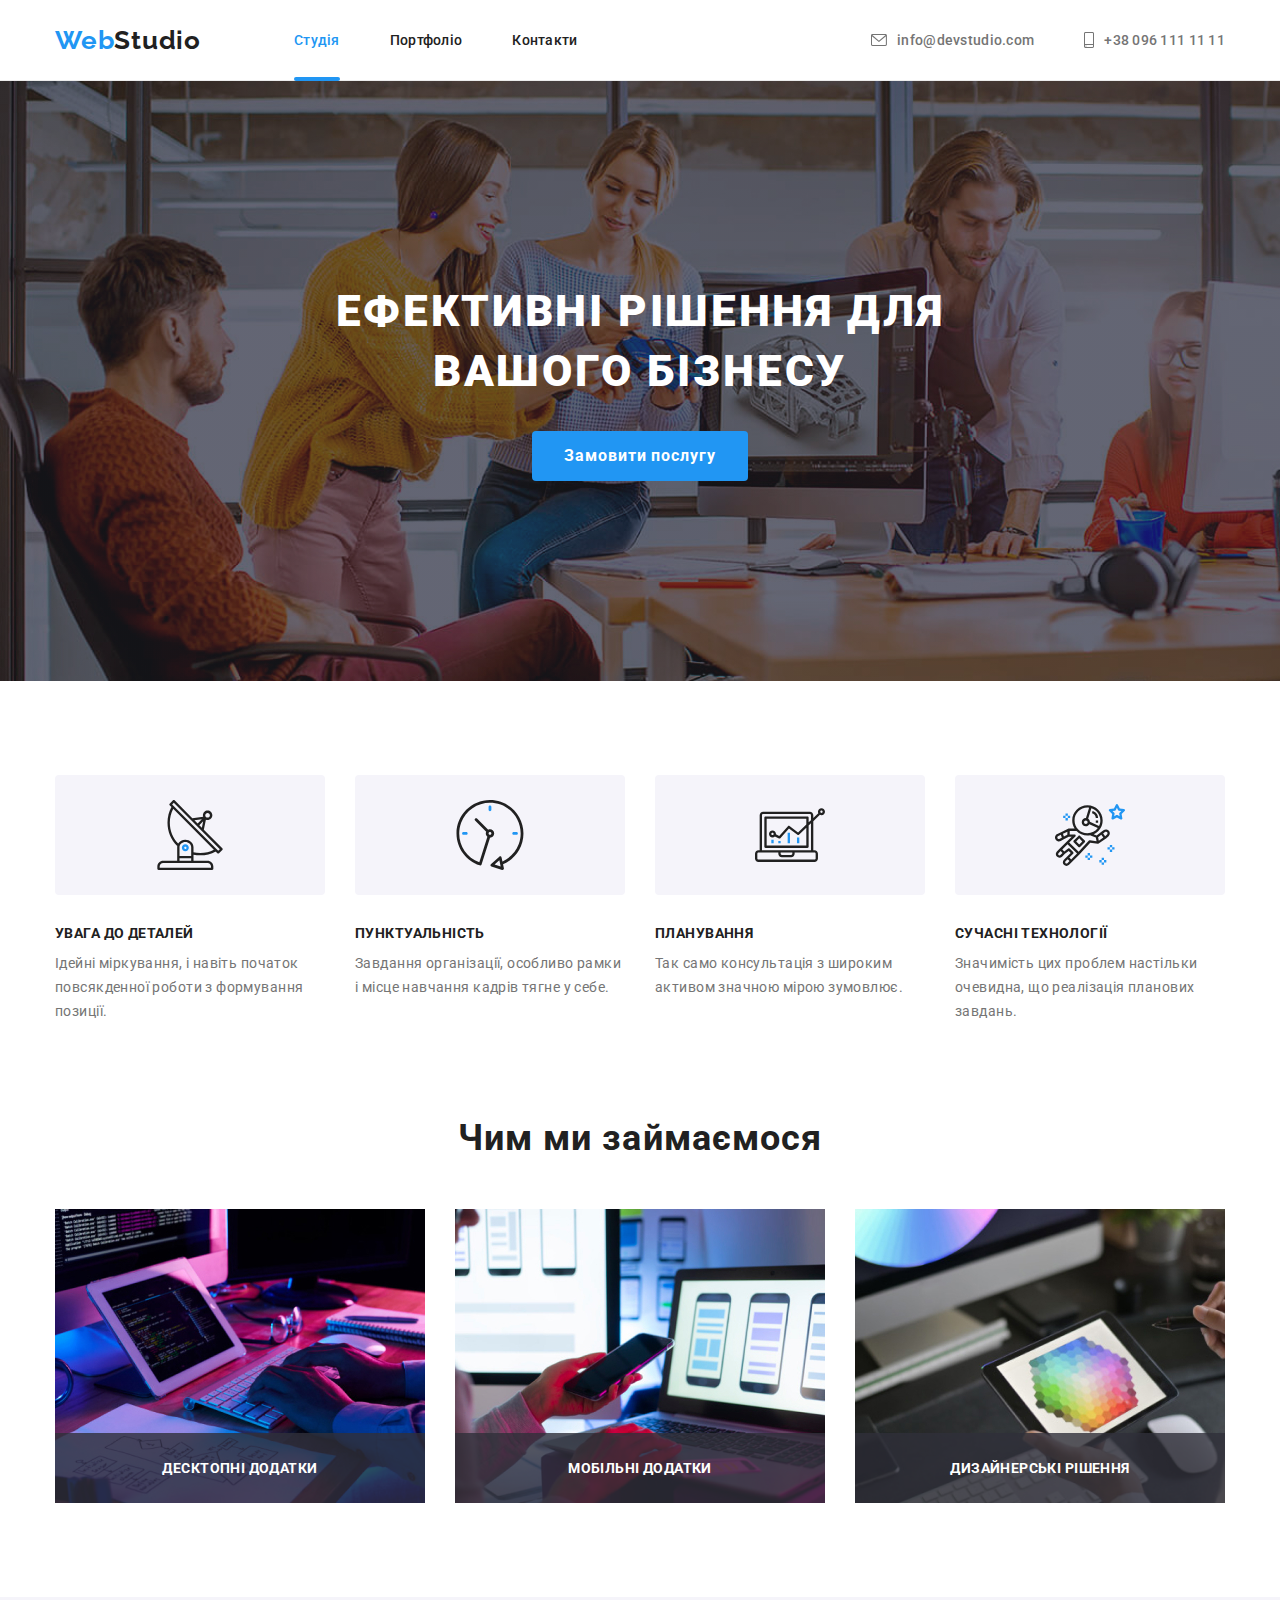
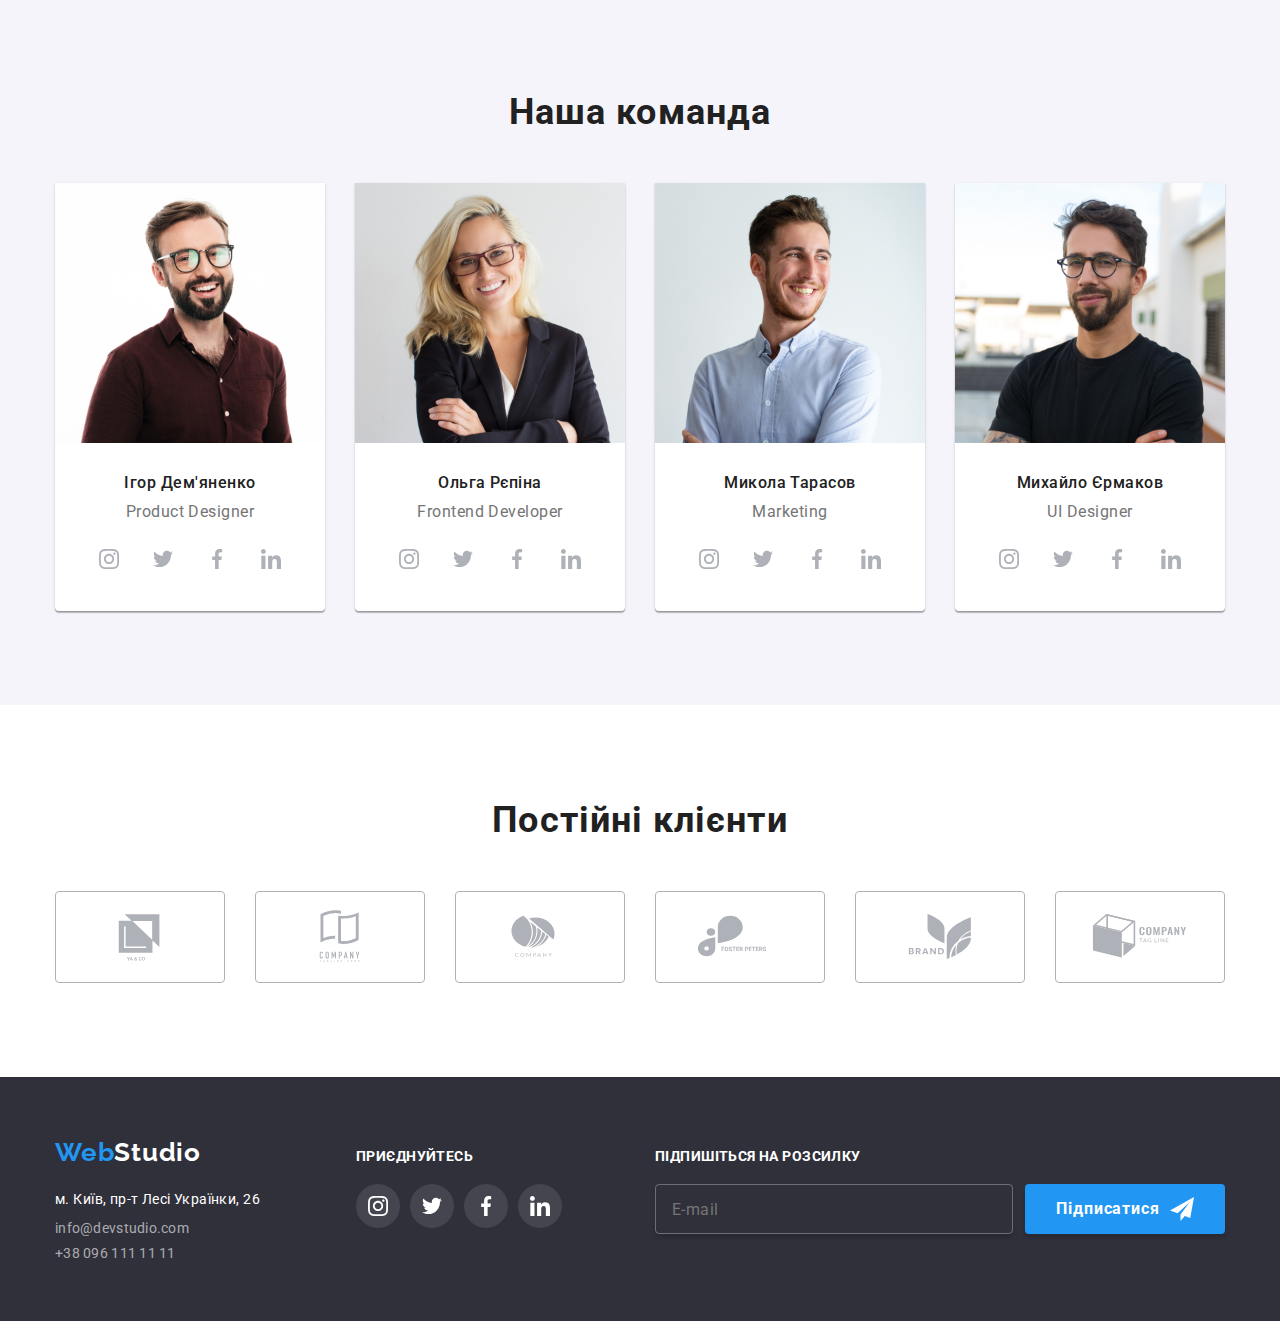
<file: index.html>
<!DOCTYPE html>
<html lang="uk">
<head>
    <meta charset="UTF-8">
    <meta http-equiv="x-ua-compatible" content="IE=edge">
    <meta name="viewport" content="width=device-width, initial-scale=1.0">
    <link
            rel="stylesheet"
            href="https://cdnjs.cloudflare.com/ajax/libs/modern-normalize/1.1.0/modern-normalize.min.css"
    />
    <link rel="preconnect" href="https://fonts.googleapis.com">
    <link rel="preconnect" href="https://fonts.gstatic.com" crossorigin>
    <link href="https://fonts.googleapis.com/css2?family=Raleway:wght@700&family=Roboto:wght@400;500;700;900&display=swap"
          rel="stylesheet">
    <link rel="stylesheet" href="./css/main.min.css"/>
    <title>Головна</title>
</head>
<body>
<header class="header">
    <div class="header__container container">
        <nav class="nav">
            <a class="header-logo" href="./index.html"><span class="logo-pr">Web</span>Studio</a>
            <ul class="nav__list">
                <li class="nav__item">
                    <a class="nav__link current" href="./index.html">Студія</a>
                </li>
                <li class="nav__item">
                    <a class="nav__link" href="./portfolio.html">Портфоліо</a>
                </li>
                <li class="nav__item">
                    <a class="nav__link" href="">Контакти</a>
                </li>
            </ul>
        </nav>
        <ul class="contact__list">
            <li class="contact__item">
                <a class="contact__link" href="mailto:info@devstudio.com">
                    <svg class="contact__icon" width="16" height="12">
                        <use href="./images/symbol-defs.svg#icon-envelope"></use>
                    </svg>
                    info@devstudio.com</a>
            </li>
            <li class="contact__item">
                <a class="contact__link" href="tel:+380961111111">
                    <svg class="contact__icon" width="10" height="16">
                        <use href="./images/symbol-defs.svg#icon-smartphone"></use>
                    </svg>
                    +38 096 111 11 11</a>
            </li>
        </ul>
    </div>
</header>
<main>
    <section class="banner section">
        <div class="container">
            <h1 class="banner__title">Ефективні рішення для вашого бізнесу</h1>
            <button class="banner__button" type="button" data-modal-open>Замовити послугу</button>
        </div>
            <div class="backdrop is-hidden" data-modal>
                <div class="modal">
                    <button type="button" class="modal-close-button" data-modal-close>
                        <svg class="modal__icon">
                            <use href="./images/symbol-defs.svg#icon-close"></use>
                        </svg>
                    </button>
                    <form>
                        <h2 class="modal__title">
                            Залиште свої дані, ми вам передзвонимо
                        </h2>
                        <div class="input__wrapper">
                           <label class="input__label" for="name">Ім'я</label>
                            <input class="modal__input" id="name"/>
                            <svg class="input__icon">
                                <use href="./images/icons.svg#icon-person"></use>
                            </svg>
                        </div>
                        <div class="input__wrapper">
                            <label class="input__label" for="tel">Телефон</label>
                            <input class="modal__input" id="tel"/>
                            <svg class="input__icon">
                                <use href="./images/icons.svg#icon-tel"></use>
                            </svg>
                        </div>
                        <div class="input__wrapper">
                            <label class="input__label" for="mail">Пошта</label>
                            <input class="modal__input" id="mail"/>
                            <svg class="input__icon">
                                <use href="./images/icons.svg#icon-email"></use>
                            </svg>
                        </div>
                        <div class="comment__wrapper">
                            <label class="input__label" for="comment">Коментар</label>
                            <textarea class="modal__textarea" id="comment" placeholder="Введіть текст"></textarea>
                        </div>
                        <div class="user-privacy__wrapper">
                            <input
                                    class="modal-check__input visually-hidden"
                                    type="checkbox"
                                    name="user-privacy"
                                    id="user-privacy"
                                    value="true"
                            />
                            <label class="user-privacy__title" for="user-privacy">
                                <span class="modal-check__box">
                                    <svg class="checkbox__icon" aria-label="icon-check-white">
                                        <use href="./images/icons.svg#icon-check"></use>
                                    </svg>
                                </span>
                                Погоджуюся з розсилкою та приймаю&nbsp;
                                <a class="user-privacy__link" href="">Умови договору</a>
                            </label>
                        </div>
                        <button class="modal-submit-button" type="submit">Відправити</button>
                    </form>
                </div>
            </div>
    </section>
    <section class="section features">
        <div class="container">
            <h2 class="visually-hidden">Особливості</h2>
            <ul class="features-list">
                <li class="features__item">
                    <div class="features-icon__box">
                        <svg width="70" height="70">
                            <use href="./images/symbol-defs.svg#icon-antenna"></use>
                        </svg>
                    </div>
                    <h3 class="features__title">УВАГА ДО ДЕТАЛЕЙ</h3>
                    <p class="features__text">
                        Ідейні міркування, і навіть початок повсякденної роботи з формування позиції.
                    </p>
                </li>
                <li class="features__item">
                    <div class="features-icon__box">
                        <svg width="70" height="70">
                            <use href="./images/symbol-defs.svg#icon-clock"></use>
                        </svg>
                    </div>
                    <h3 class="features__title">ПУНКТУАЛЬНІСТЬ</h3>
                    <p class="features__text">
                        Завдання організації, особливо рамки і місце навчання кадрів тягне у себе.
                    </p>
                </li>
                <li class="features__item">
                    <div class="features-icon__box">
                        <svg width="70" height="70">
                            <use href="./images/symbol-defs.svg#icon-diagram"></use>
                        </svg>
                    </div>
                    <h3 class="features__title">ПЛАНУВАННЯ</h3>
                    <p class="features__text">
                        Так само консультація з широким активом значною мірою зумовлює.
                    </p>
                </li>
                <li class="features__item">
                    <div class="features-icon__box">
                        <svg width="70" height=70>
                            <use href="./images/symbol-defs.svg#icon-astronaut"></use>
                        </svg>
                    </div>
                    <h3 class="features__title">СУЧАСНІ ТЕХНОЛОГІЇ</h3>
                    <p class="features__text">
                        Значимість цих проблем настільки очевидна, що реалізація планових завдань.
                    </p>
                </li>
            </ul>
        </div>
    </section>
    <section class="section">
        <div class="container">
            <h2 class="section__title">Чим ми займаємося</h2>
            <ul class="work__list">
                <li class="work__item">
                    <img src="images/work-01.jpg" alt="Програмування десктопних додатків" width="370"/>
                    <div class="work__thumb">
                        <p class="work__subtitle">Десктопні додатки</p>
                    </div>
                </li>
                <li class="work__item">
                    <img src="images/work-02.jpg" alt="Програмування мобільних додатків" width="370"/>
                    <div class="work__thumb">
                        <p class="work__subtitle">Мобільні додатки</p>
                    </div>
                </li>
                <li class="work__item">
                    <img src="images/work-03.jpg" alt="Робота з дизайнами" width="370"/>
                    <div class="work__thumb">
                        <p class="work__subtitle">Дизайнерські рішення</p>
                    </div>
                </li>
            </ul>
        </div>
    </section>
    <section class="team-section section">
        <div class="container">
            <h2 class="section__title">Наша команда</h2>
            <ul class="team__list">
                <li class="team__item">
                    <img src="images/team-01.jpg" alt="Ігор Дем'яненко" width="270"/>
                    <div class="team__wrapper">
                        <h3 class="team__name">Ігор Дем'яненко</h3>
                        <p class="team__position">Product Designer</p>
                        <ul class="social-network__list">
                            <li class="social-network__item">
                                <a href="https://www.instagram.com/" class="link__icon" target="_blank"
                                   rel="noopener nooreferrer nofollow ">
                                    <svg class="social-network__icon" width="20" height="20">
                                        <use href="./images/symbol-defs.svg#icon-instagram"></use>
                                    </svg>
                                </a>
                            </li>
                            <li class="social-network__item">
                                <a href="https://twitter.com/" class="link__icon" target="_blank" rel="noopener nooreferrer nofollow ">
                                    <svg class="social-network__icon" width="20" height="20">
                                        <use href="./images/symbol-defs.svg#icon-twitter"></use>
                                    </svg>
                                </a>
                            </li>
                            <li class="social-network__item">
                                <a href="https://www.facebook.com/" class="link__icon" target="_blank"
                                   rel="noopener nooreferrer nofollow ">
                                    <svg class="social-network__icon" width="20" height="20">
                                        <use href="./images/symbol-defs.svg#icon-facebook"></use>
                                    </svg>
                                </a>
                            </li>
                            <li class="social-network__item">
                                <a href="https://www.linkedin.com/" class="link__icon" target="_blank"
                                   rel="noopener nooreferrer nofollow ">
                                    <svg class="social-network__icon" width="20" height="20">
                                        <use href="./images/symbol-defs.svg#icon-linkedin"></use>
                                    </svg>
                                </a>
                            </li>
                        </ul>
                    </div>
                </li>
                <li class="team__item">
                    <img src="images/team-02.jpg" alt="Ольга Рєпіна" width="270"/>
                    <div class="team__wrapper">
                        <h3 class="team__name">Ольга Рєпіна</h3>
                        <p class="team__position">Frontend Developer</p>
                        <ul class="social-network__list">
                            <li class="social-network__item">
                                <a href="https://www.instagram.com/" class="link__icon" target="_blank"
                                   rel="noopener nooreferrer nofollow ">
                                    <svg class="social-network__icon" width="20" height="20">
                                        <use href="./images/symbol-defs.svg#icon-instagram"></use>
                                    </svg>
                                </a>
                            </li>
                            <li class="social-network__item">
                                <a href="https://twitter.com/" class="link__icon" target="_blank" rel="noopener nooreferrer nofollow ">
                                    <svg class="social-network__icon" width="20" height="20">
                                        <use href="./images/symbol-defs.svg#icon-twitter"></use>
                                    </svg>
                                </a>
                            </li>
                            <li class="social-network__item">
                                <a href="https://www.facebook.com/" class="link__icon" target="_blank"
                                   rel="noopener nooreferrer nofollow ">
                                    <svg class="social-network__icon" width="20" height="20">
                                        <use href="./images/symbol-defs.svg#icon-facebook"></use>
                                    </svg>
                                </a>
                            </li>
                            <li class="social-network__item">
                                <a href="https://www.linkedin.com/" class="link__icon" target="_blank"
                                   rel="noopener nooreferrer nofollow ">
                                    <svg class="social-network__icon" width="20" height="20">
                                        <use href="./images/symbol-defs.svg#icon-linkedin"></use>
                                    </svg>
                                </a>
                            </li>
                        </ul>
                    </div>
                </li>
                <li class="team__item">
                    <img src="images/team-03.jpg" alt="Микола Тарасов" width="270"/>
                    <div class="team__wrapper">
                        <h3 class="team__name">Микола Тарасов</h3>
                        <p class="team__position">Marketing</p>
                        <ul class="social-network__list">
                            <li class="social-network__item">
                                <a href="https://www.instagram.com/" class="link__icon" target="_blank"
                                   rel="noopener nooreferrer nofollow ">
                                    <svg class="social-network__icon" width="20" height="20">
                                        <use href="./images/symbol-defs.svg#icon-instagram"></use>
                                    </svg>
                                </a>
                            </li>
                            <li class="social-network__item">
                                <a href="https://twitter.com/" class="link__icon" target="_blank" rel="noopener nooreferrer nofollow ">
                                    <svg class="social-network__icon" width="20" height="20">
                                        <use href="./images/symbol-defs.svg#icon-twitter"></use>
                                    </svg>
                                </a>
                            </li>
                            <li class="social-network__item">
                                <a href="https://www.facebook.com/" class="link__icon" target="_blank"
                                   rel="noopener nooreferrer nofollow ">
                                    <svg class="social-network__icon" width="20" height="20">
                                        <use href="./images/symbol-defs.svg#icon-facebook"></use>
                                    </svg>
                                </a>
                            </li>
                            <li class="social-network__item">
                                <a href="https://www.linkedin.com/" class="link__icon" target="_blank"
                                   rel="noopener nooreferrer nofollow ">
                                    <svg class="social-network__icon" width="20" height="20">
                                        <use href="./images/symbol-defs.svg#icon-linkedin"></use>
                                    </svg>
                                </a>
                            </li>
                        </ul>
                    </div>
                </li>
                <li class="team__item">
                    <img src="images/team-04.jpg" alt="Михайло Єрмаков" width="270"/>
                    <div class="team__wrapper">
                        <h3 class="team__name">Михайло Єрмаков</h3>
                        <p class="team__position">UI Designer</p>
                        <ul class="social-network__list">
                            <li class="social-network__item">
                                <a href="https://www.instagram.com/" class="link__icon" target="_blank"
                                   rel="noopener nooreferrer nofollow ">
                                    <svg class="social-network__icon" width="20" height="20">
                                        <use href="./images/symbol-defs.svg#icon-instagram"></use>
                                    </svg>
                                </a>
                            </li>
                            <li class="social-network__item">
                                <a href="https://twitter.com/" class="link__icon" target="_blank" rel="noopener nooreferrer nofollow ">
                                    <svg class="social-network__icon" width="20" height="20">
                                        <use href="./images/symbol-defs.svg#icon-twitter"></use>
                                    </svg>
                                </a>
                            </li>
                            <li class="social-network__item">
                                <a href="https://www.facebook.com/" class="link__icon" target="_blank"
                                   rel="noopener nooreferrer nofollow ">
                                    <svg class="social-network__icon" width="20" height="20">
                                        <use href="./images/symbol-defs.svg#icon-facebook"></use>
                                    </svg>
                                </a>
                            </li>
                            <li class="social-network__item">
                                <a href="https://www.linkedin.com/" class="link__icon" target="_blank"
                                   rel="noopener nooreferrer nofollow ">
                                    <svg class="social-network__icon" width="20" height="20">
                                        <use href="./images/symbol-defs.svg#icon-linkedin"></use>
                                    </svg>
                                </a>
                            </li>
                        </ul>
                    </div>
                </li>
            </ul>
        </div>
    </section>
    <section class="customers section">
        <div class="container">
            <h2 class="section__title">Постійні клієнти</h2>
            <ul class="customers__list">
                <li class="customers__item">
                    <a class="customers__link" href="">
                    <svg class="customers__icon" width="106" height="60">
                        <use href="./images/symbol-defs.svg#icon-Logo-1"></use>
                    </svg>
                    </a>
                </li>
                <li class="customers__item">
                    <a class="customers__link" href="">
                    <svg class="customers__icon" width="106" height="60">
                        <use href="./images/symbol-defs.svg#icon-Logo-2"></use>
                    </svg>
                    </a>
                </li>
                <li class="customers__item">
                    <a class="customers__link" href="">
                    <svg class="contact__icon" width="106" height="60">
                        <use href="./images/symbol-defs.svg#icon-Logo-3"></use>
                    </svg>
                    </a>
                </li>
                <li class="customers__item">
                    <a class="customers__link" href="">
                    <svg class="customers__icon" width="106" height="60">
                        <use href="./images/symbol-defs.svg#icon-Logo-4"></use>
                    </svg>
                    </a>
                </li>
                <li class="customers__item">
                    <a class="customers__link" href="">
                    <svg class="customers__icon" width="106" height="60">
                        <use href="./images/symbol-defs.svg#icon-Logo-5"></use>
                    </svg>
                    </a>
                </li>
                <li class="customers__item">
                    <a class="customers__link" href="">
                    <svg class="customers__icon" width="106" height="60">
                        <use href="./images/symbol-defs.svg#icon-Logo-6"></use>
                    </svg>
                    </a>
                </li>
            </ul>
        </div>
    </section>
</main>
<footer class="footer">
    <div class="container footer__box">
        <div class="address__wrapper">
        <a class="footer-logo" href="./index.html"><span class="logo-pr">Web</span>Studio</a>
        <address class="address__main">
            <ul class="address__list">
                <li class="address__item">
                    <a class="address-link" href="https://goo.gl/maps/iiFqqTPr8g5T6caD6"
                       target="_blank">м. Київ, пр-т Лесі Українки, 26</a>
                </li>
                <li class="address__item">
                    <a class="footer-contact__link" href="mailto:info@devstudio.com">info@devstudio.com</a>
                </li>
                <li class="address__item">
                    <a class="footer-contact__link" href="tel:+380961111111">+38 096 111 11 11</a>
                </li>
            </ul>
        </address>
        </div>
        <div class="footer-social__container">
            <h2 class="footer-social__title">Приєднуйтесь</h2>
            <ul class="footer-social-list">
                <li class="footer-social__item">
                    <a class="social__link" href="https://www.instagram.com/" target="_blank"
                       rel="noopener nooreferrer nofollow ">
                        <svg class="social__icon" width="20" height="20">
                            <use href="./images/symbol-defs.svg#icon-instagram"></use>
                        </svg>
                    </a>
                </li>
                <li class="footer-social__item">
                    <a class="social__link" href="https://twitter.com/" target="_blank"
                       rel="noopener nooreferrer nofollow ">
                        <svg class="social__icon" width="20" height="20">
                            <use href="./images/symbol-defs.svg#icon-twitter"></use>
                        </svg>
                    </a>
                </li>
                <li class="footer-social__item">
                    <a class="social__link" href="https://www.facebook.com/" target="_blank"
                       rel="noopener nooreferrer nofollow ">
                        <svg class="social__icon" width="20" height="20">
                            <use href="./images/symbol-defs.svg#icon-facebook"></use>
                        </svg>
                    </a>
                </li>
                <li class="footer-social__item">
                    <a class="social__link" href="https://www.linkedin.com/" target="_blank"
                       rel="noopener nooreferrer nofollow ">
                        <svg class="social__icon" width="20" height="20">
                            <use href="./images/symbol-defs.svg#icon-linkedin"></use>
                        </svg>
                    </a>
                </li>
            </ul>
        </div>
            <form class="footer-form">
                <label class="subscribe__title" for="user_email">
                    Підпишіться на розсилку
                </label>
                <div class="footer-form-label">
                <input class="footer-subscribe-input" id="user_email" type="email" name="email" placeholder="E-mail"/>
                <button class="footer-subscribe-button" type="submit">
                    Підписатися
                    <svg class="icon-subscribe-button">
                        <use href="./images/icons.svg#icon-telegraph"></use>
                    </svg>
                </button>
                </div>
            </form>
    </div>
</footer>
<script src="./js/modal.js"></script>
</body>
</html>
</file>
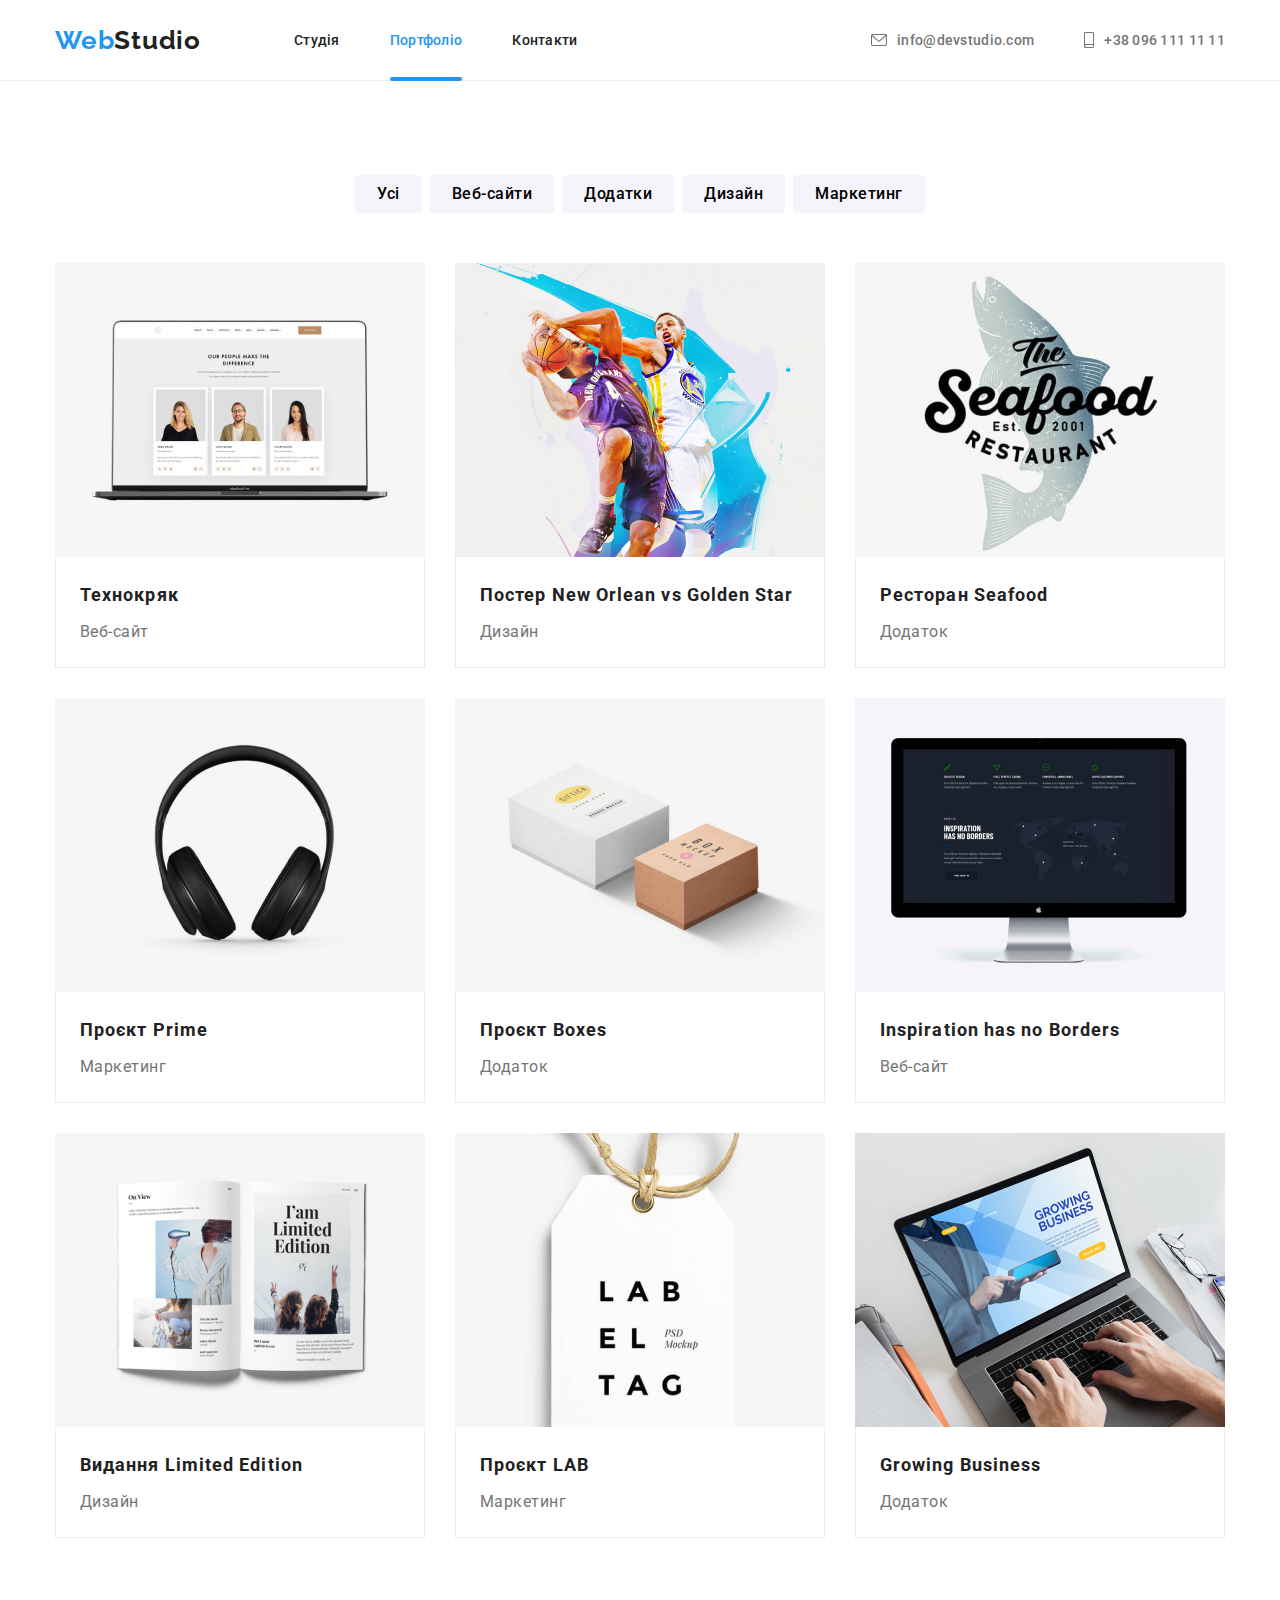
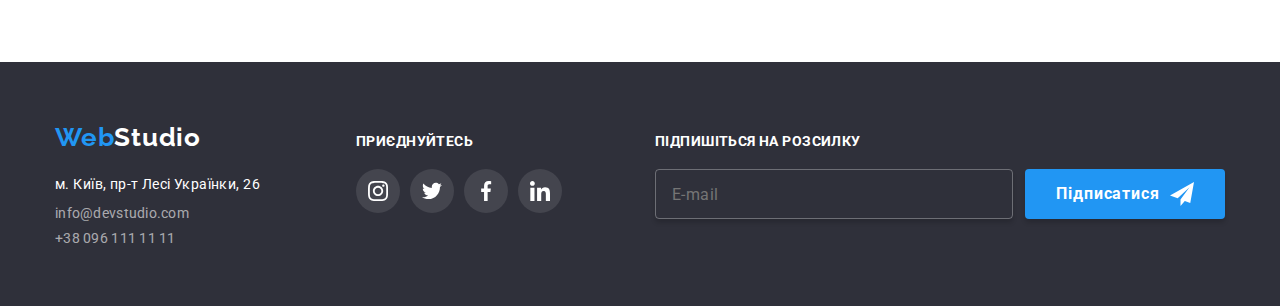
<file: portfolio.html>
<!DOCTYPE html>
<html lang="uk">
<head>
    <meta charset="UTF-8">
    <meta http-equiv="x-ua-compatible" content="IE=edge">
    <meta name="viewport" content="width=device-width, initial-scale=1.0">
    <link
            rel="stylesheet"
            href="https://cdnjs.cloudflare.com/ajax/libs/modern-normalize/1.0.0/modern-normalize.min.css"
    />
    <link rel="preconnect" href="https://fonts.googleapis.com">
    <link rel="preconnect" href="https://fonts.gstatic.com" crossorigin>
    <link href="https://fonts.googleapis.com/css2?family=Raleway:wght@700&family=Roboto:wght@400;500;700;900&display=swap"
          rel="stylesheet">
    <link rel="stylesheet" href="./css/main.min.css"/>
    <title>Портфоліо</title>
</head>
<body>
<header class="header">
    <div class="nav container">
        <nav class="nav">
            <a class="header-logo" href="./index.html"><span class="logo-pr">Web</span>Studio</a>
            <ul class="nav__list">
                <li class="nav__item">
                    <a class="nav__link" href="./index.html">Студія</a>
                </li>
                <li class="nav__item">
                    <a class="nav__link current" href="./portfolio.html">Портфоліо</a>
                </li>
                <li class="nav__item">
                    <a class="nav__link" href="">Контакти</a>
                </li>
            </ul>
        </nav>
        <ul class="contact__list">
            <li class="contact__item">
                <a class="contact__link" href="mailto:info@devstudio.com">
                    <svg class="contact__icon" width="16" height="12">
                        <use href="./images/symbol-defs.svg#icon-envelope"></use>
                    </svg>
                    info@devstudio.com</a>
            </li>
            <li class="contact__item">
                <a class="contact__link" href="tel:+380961111111">
                    <svg class="contact__icon" width="10" height="16">
                        <use href="./images/symbol-defs.svg#icon-smartphone"></use>
                    </svg>
                    +38 096 111 11 11</a>
            </li>
        </ul>
    </div>
</header>
<main>
    <section class="section">
        <div class="container">
            <h2 class="visually-hidden">Проєкти</h2>
            <ul class="filter-list">
                <li class="filter__item">
                    <button type="button" class="filter-button">Усі</button>
                </li>
                <li class="filter__item">
                    <button type="button" class="filter-button">Веб-сайти</button>
                </li>
                <li class="filter__item">
                    <button type="button" class="filter-button">Додатки</button>
                </li>
                <li class="filter__item">
                    <button type="button" class="filter-button">Дизайн</button>
                </li>
                <li class="filter__item">
                    <button type="button" class="filter-button">Маркетинг</button>
                </li>
            </ul>
            <ul class="projects__list">
                <li class="projects__item">
                    <a href="" class="project__link">
                        <div class="project-img__box">
                            <img src="images/project-01.jpg" alt="Ноутбук" width="370"/>
                            <div class="project__overlay">
                                <p>Ресурс пропонує комплексні пропозиції з різним рівнем
                                функціоналу та сервісів. Все це дозволить відвідувачу отримати вичерпні відомості про
                                компанію чи приватну особу.</p>
                            </div>
                        </div>
                        <div class="project__wrapper">
                            <h3 class="project__name">Технокряк</h3>
                            <p class="project__type">Веб-сайт</p>
                        </div>
                    </a>
                </li>
                <li class="projects__item">
                    <a href="" class="project__link">
                        <div class="project-img__box">
                            <img src="images/project-02.jpg" alt="Постер" width="370"/>
                            <div class="project__overlay">
                                <p>Ресурс пропонує комплексні пропозиції з різним рівнем
                                    функціоналу та сервісів. Все це дозволить відвідувачу отримати вичерпні відомості про
                                    компанію чи приватну особу.</p>
                            </div>
                        </div>
                        <div class="project__wrapper">
                            <h3 class="project__name">Постер New Orlean vs Golden Star</h3>
                            <p class="project__type">Дизайн</p>
                        </div>
                    </a>
                </li>
                <li class="projects__item">
                    <a href="" class="project__link">
                        <div class="project-img__box">
                            <img src="images/project-03.jpg" alt="Постер" width="370"/>
                            <div class="project__overlay">
                                <p>Ресурс пропонує комплексні пропозиції з різним рівнем
                                    функціоналу та сервісів. Все це дозволить відвідувачу отримати вичерпні відомості про
                                    компанію чи приватну особу.</p>
                            </div>
                        </div>
                        <div class="project__wrapper">
                            <h3 class="project__name">Ресторан Seafood</h3>
                            <p class="project__type">Додаток</p>
                        </div>
                    </a>
                </li>
                <li class="projects__item">
                    <a href="" class="project__link">
                        <div class="project-img__box">
                            <img src="images/project-04.jpg" alt="Навушники" width="370"/>
                            <div class="project__overlay">
                                <p>Ресурс пропонує комплексні пропозиції з різним рівнем
                                    функціоналу та сервісів. Все це дозволить відвідувачу отримати вичерпні відомості про
                                    компанію чи приватну особу.</p>
                            </div>
                        </div>
                        <div class="project__wrapper">
                            <h3 class="project__name">Проєкт Prime</h3>
                            <p class="project__type">Маркетинг</p>
                        </div>
                    </a>
                </li>
                <li class="projects__item">
                    <a href="" class="project__link">
                        <div class="project-img__box">
                            <img src="images/project-05.jpg" alt="Коробки" width="370"/>
                            <div class="project__overlay">
                                <p>Ресурс пропонує комплексні пропозиції з різним рівнем
                                    функціоналу та сервісів. Все це дозволить відвідувачу отримати вичерпні відомості про
                                    компанію чи приватну особу.</p>
                            </div>
                        </div>
                        <div class="project__wrapper">
                            <h3 class="project__name">Проєкт Boxes</h3>
                            <p class="project__type">Додаток</p>
                        </div>
                    </a>
                </li>
                <li class="projects__item">
                    <a href="" class="project__link">
                        <div class="project-img__box">
                            <img src="images/project-06.jpg" alt="Монітор" width="370"/>
                            <div class="project__overlay">
                                <p>Ресурс пропонує комплексні пропозиції з різним рівнем
                                    функціоналу та сервісів. Все це дозволить відвідувачу отримати вичерпні відомості про
                                    компанію чи приватну особу.</p>
                            </div>
                        </div>
                        <div class="project__wrapper">
                            <h3 class="project__name">Inspiration has no Borders</h3>
                            <p class="project__type">Веб-сайт</p>
                        </div>
                    </a>
                </li>
                <li class="projects__item">
                    <a href="" class="project__link">
                        <div class="project-img__box">
                            <img src="images/project-07.jpg" alt="Журнал" width="370"/>
                            <div class="project__overlay">
                                <p>Ресурс пропонує комплексні пропозиції з різним рівнем
                                    функціоналу та сервісів. Все це дозволить відвідувачу отримати вичерпні відомості про
                                    компанію чи приватну особу.</p>
                            </div>
                        </div>
                        <div class="project__wrapper">
                            <h3 class="project__name">Видання Limited Edition</h3>
                            <p class="project__type">Дизайн</p>
                        </div>
                    </a>
                </li>
                <li class="projects__item">
                    <a href="" class="project__link">
                        <div class="project-img__box">
                            <img src="images/project-08.jpg" alt="Етикетка" width="370"/>
                            <div class="project__overlay">
                                <p>Ресурс пропонує комплексні пропозиції з різним рівнем
                                    функціоналу та сервісів. Все це дозволить відвідувачу отримати вичерпні відомості про
                                    компанію чи приватну особу.</p>
                            </div>
                        </div>
                        <div class="project__wrapper">
                            <h3 class="project__name">Проєкт LAB</h3>
                            <p class="project__type">Маркетинг</p>
                        </div>
                    </a>
                </li>
                <li class="projects__item">
                    <a href="" class="project__link">
                        <div class="project-img__box">
                            <img src="images/project-09.jpg" alt="Ноутбук" width="370"/>
                            <div class="project__overlay">
                                <p>Ресурс пропонує комплексні пропозиції з різним рівнем
                                    функціоналу та сервісів. Все це дозволить відвідувачу отримати вичерпні відомості про
                                    компанію чи приватну особу.</p>
                            </div>
                        </div>
                        <div class="project__wrapper">
                            <h3 class="project__name">Growing Business</h3>
                            <p class="project__type">Додаток</p>
                        </div>
                    </a>
                </li>
            </ul>
        </div>
    </section>
</main>
<footer class="footer">
    <div class="container footer__box">
        <div class="address__wrapper">
            <a class="footer-logo" href="./index.html"><span class="logo-pr">Web</span>Studio</a>
            <address class="address__main">
                <ul class="address__list">
                    <li class="address__item">
                        <a class="address-link" href="https://goo.gl/maps/iiFqqTPr8g5T6caD6"
                           target="_blank">м. Київ, пр-т Лесі Українки, 26</a>
                    </li>
                    <li class="address__item">
                        <a class="footer-contact__link" href="mailto:info@devstudio.com">info@devstudio.com</a>
                    </li>
                    <li class="address__item">
                        <a class="footer-contact__link" href="tel:+380961111111">+38 096 111 11 11</a>
                    </li>
                </ul>
            </address>
        </div>
        <div class="footer-social__container">
            <h2 class="footer-social__title">Приєднуйтесь</h2>
            <ul class="footer-social-list">
                <li class="footer-social__item">
                    <a class="social__link" href="https://www.instagram.com/" target="_blank"
                       rel="noopener nooreferrer nofollow ">
                        <svg class="social__icon" width="20" height="20">
                            <use href="./images/symbol-defs.svg#icon-instagram"></use>
                        </svg>
                    </a>
                </li>
                <li class="footer-social__item">
                    <a class="social__link" href="https://twitter.com/" target="_blank"
                       rel="noopener nooreferrer nofollow ">
                        <svg class="social__icon" width="20" height="20">
                            <use href="./images/symbol-defs.svg#icon-twitter"></use>
                        </svg>
                    </a>
                </li>
                <li class="footer-social__item">
                    <a class="social__link" href="https://www.facebook.com/" target="_blank"
                       rel="noopener nooreferrer nofollow ">
                        <svg class="social__icon" width="20" height="20">
                            <use href="./images/symbol-defs.svg#icon-facebook"></use>
                        </svg>
                    </a>
                </li>
                <li class="footer-social__item">
                    <a class="social__link" href="https://www.linkedin.com/" target="_blank"
                       rel="noopener nooreferrer nofollow ">
                        <svg class="social__icon" width="20" height="20">
                            <use href="./images/symbol-defs.svg#icon-linkedin"></use>
                        </svg>
                    </a>
                </li>
            </ul>
        </div>
        <form class="footer-form">
            <label class="subscribe__title" for="user_email">
                Підпишіться на розсилку
            </label>
            <div class="footer-form-label">
                <input class="footer-subscribe-input" id="user_email" type="email" name="email" placeholder="E-mail"/>
                <button class="footer-subscribe-button" type="submit">
                    Підписатися
                    <svg class="icon-subscribe-button">
                        <use href="./images/icons.svg#icon-telegraph"></use>
                    </svg>
                </button>
            </div>
        </form>
    </div>
</footer>
</body>
</html>
</file>
<file: css/main.min.css>
:root{--primary-text-color: #212121;--primary-white-color: #FFF;--secundary-text-color: #757575;--actent-color: #2196F3;--actent-secundary-color: #188CE8;--background-white-color: #F5F4FA;--animation-function: cubic-bezier(0.4, 0, 0.2, 1);--primary-font-family: Roboto, sans-serif;--secundary-font-family: Raleway, sans-serif}ul{list-style:none;padding:0;margin:0}h1,h2,h3,h4,h5,h6,p{margin:0}a{text-decoration:none}img{display:block}body{font-family:var(--primary-font-family);color:var(--primary-text-color);font-size:14px}.section{padding-top:94px;padding-bottom:94px}.container{width:1200px;margin-left:auto;margin-right:auto;padding-left:15px;padding-right:15px}.visually-hidden{position:absolute;width:1px;height:1px;margin:-1px;border:0;padding:0;white-space:nowrap;-webkit-clip-path:inset(100%);clip-path:inset(100%);clip:rect(0 0 0 0);overflow:hidden}.header{border-bottom:1px solid #ececec}.header__container{display:-webkit-box;display:-ms-flexbox;display:flex;-webkit-box-align:center;-ms-flex-align:center;align-items:center}.nav{display:-webkit-box;display:-ms-flexbox;display:flex;-webkit-box-align:center;-ms-flex-align:center;align-items:center}.nav__list{display:-webkit-box;display:-ms-flexbox;display:flex;margin-left:93px;padding:0}.nav__item:not(:last-child){margin-right:50px}.contact__list{display:-webkit-box;display:-ms-flexbox;display:flex;margin-left:auto;-webkit-box-align:center;-ms-flex-align:center;align-items:center}.contact__item:not(:last-child){margin-right:50px}.header-logo{color:var(--primary-text-color);font-family:var(--secundary-font-family);font-size:26px;font-weight:700;line-height:normal;letter-spacing:.78px}.logo-pr{color:var(--actent-color)}.nav__link{color:var(--primary-text-color);position:relative;font-weight:500;line-height:normal;letter-spacing:.28px;display:block;padding:32px 0;-webkit-transition:color 250ms var(--animation-function);transition:color 250ms var(--animation-function)}.nav__link:hover,.nav__link:focus{color:var(--actent-color)}.nav__link.current{color:var(--actent-color)}.nav__link.current::after{content:"";position:absolute;display:block;bottom:-1px;width:100%;height:4px;background-color:var(--actent-color);border-radius:2px}.contact__link{display:-webkit-box;display:-ms-flexbox;display:flex;-webkit-box-align:center;-ms-flex-align:center;align-items:center;color:var(--secundary-text-color);font-weight:500;line-height:normal;letter-spacing:.28px;-webkit-transition:color 250ms var(--animation-function);transition:color 250ms var(--animation-function)}.contact__link:hover,.contact__link:focus{color:var(--actent-color)}.contact__icon{margin-right:10px;fill:currentColor}.banner{max-width:1600px;margin-left:auto;margin-right:auto;padding:200px 0;text-align:center;background-image:-webkit-gradient(linear, left top, right top, from(rgba(47, 48, 58, 0.4)), to(rgba(47, 48, 58, 0.4))),url("../images/banner-background.jpg");background-image:linear-gradient(to right, rgba(47, 48, 58, 0.4), rgba(47, 48, 58, 0.4)),url("../images/banner-background.jpg")}.banner__title{color:var(--primary-white-color);font-size:44px;font-weight:900;line-height:60px;letter-spacing:2.64px;text-transform:uppercase;max-width:696px;margin:0 auto 30px}.banner__button{color:var(--primary-white-color);text-align:center;font-size:16px;font-weight:700;line-height:30px;letter-spacing:.96px;background-color:var(--actent-color);border:none;border-radius:4px;cursor:pointer;width:216px;height:50px;-ms-flex-negative:0;flex-shrink:0;-webkit-transition:background-color 250ms var(--animation-function);transition:background-color 250ms var(--animation-function)}.banner__button:hover,.banner__button:focus{background-color:var(--actent-secundary-color)}.backdrop{position:fixed;top:0;left:0;width:100%;height:100%;z-index:1;background:rgba(0,0,0,.2);-webkit-transition:opacity 250ms var(--animation-function),visibility 250ms var(--animation-function);transition:opacity 250ms var(--animation-function),visibility 250ms var(--animation-function)}.backdrop.is-hidden{visibility:hidden;opacity:0;pointer-events:none}.backdrop.is-hidden .modal{scale:0}.modal{position:absolute;top:50%;left:50%;-webkit-transform:translate(-50%, -50%) scale(1);transform:translate(-50%, -50%) scale(1);min-height:581px;min-width:528px;border-radius:4px;padding:40px;background-color:var(--primary-white-color);-webkit-box-shadow:0 2px 1px 0 rgba(0,0,0,.2),0 1px 1px 0 rgba(0,0,0,.14),0 1px 3px 0 rgba(0,0,0,.12);box-shadow:0 2px 1px 0 rgba(0,0,0,.2),0 1px 1px 0 rgba(0,0,0,.14),0 1px 3px 0 rgba(0,0,0,.12);-webkit-transition:scale 250ms var(--animation-function);transition:scale 250ms var(--animation-function)}.modal-close-button{fill:#000;position:absolute;top:8px;right:8px;width:30px;height:30px;display:-webkit-box;display:-ms-flexbox;display:flex;-webkit-box-align:center;-ms-flex-align:center;align-items:center;-webkit-box-pack:center;-ms-flex-pack:center;justify-content:center;background:var(--primary-white-color);border:1px solid rgba(0,0,0,.1);border-radius:50%;cursor:pointer;-webkit-transition:fill 250ms var(--animation-function);transition:fill 250ms var(--animation-function)}.modal-close-button:hover,.modal-close-button:focus{fill:var(--actent-color)}.modal__icon{width:11px;height:11px}.modal__title{text-align:center;font-size:20px;font-style:normal;font-weight:700;line-height:normal;letter-spacing:.6px;margin-bottom:12px;margin-left:auto;margin-right:auto}.input__wrapper{display:-webkit-box;display:-ms-flexbox;display:flex;-webkit-box-orient:vertical;-webkit-box-direction:normal;-ms-flex-direction:column;flex-direction:column;margin-bottom:10px;position:relative}.input__wrapper:not(:last-child){margin-bottom:10px}.comment__wrapper{display:-webkit-box;display:-ms-flexbox;display:flex;-webkit-box-orient:vertical;-webkit-box-direction:normal;-ms-flex-direction:column;flex-direction:column;margin-bottom:20px;position:relative}.user-privacy__wrapper{display:-webkit-box;display:-ms-flexbox;display:flex;-webkit-box-orient:vertical;-webkit-box-direction:normal;-ms-flex-direction:column;flex-direction:column;margin-bottom:30px;position:relative}.input__label{display:-webkit-box;display:-ms-flexbox;display:flex;margin-bottom:4px;color:var(--secundary-text-color);font-size:12px;font-style:normal;font-weight:400;line-height:normal;letter-spacing:.12px}.modal__input{width:448px;height:40px;border-radius:4px;border:1px solid rgba(33,33,33,.2);padding-left:42px;outline:rgba(0,0,0,0);-webkit-transition:border-color 250ms var(--animation-function);transition:border-color 250ms var(--animation-function)}.modal__input:focus{border-color:var(--actent-color)}.modal__input:focus+.input__icon{fill:var(--actent-color)}.input__icon{width:18px;height:18px;position:absolute;bottom:11px;left:12px;-webkit-transition:fill 250ms var(--animation-function);transition:fill 250ms var(--animation-function)}.modal__textarea{width:448px;height:120px;padding:12px 16px;font-size:12px;font-style:normal;font-weight:400;line-height:normal;letter-spacing:.12px;border-radius:4px;border:1px solid rgba(33,33,33,.2);resize:none;outline:rgba(0,0,0,0);-webkit-transition:border-color 250ms var(--animation-function);transition:border-color 250ms var(--animation-function)}.modal__textarea:focus{border-color:var(--actent-color)}.modal-submit-button{color:var(--primary-white-color);text-align:center;font-size:16px;font-style:normal;font-weight:700;line-height:30px;letter-spacing:.96px;width:200px;height:50px;border-radius:4px;background:var(--actent-color);-webkit-box-shadow:0 4px 4px 0 rgba(0,0,0,.15);box-shadow:0 4px 4px 0 rgba(0,0,0,.15);border:none;cursor:pointer;-webkit-transition:background-color 250ms var(--animation-function);transition:background-color 250ms var(--animation-function)}.modal-submit-button:hover,.modal-submit-button:focus{background-color:var(--actent-secundary-color)}.user-privacy__link{color:var(--actent-color);font-size:14px;font-style:normal;font-weight:400;line-height:24px;letter-spacing:.42px;text-decoration-line:underline}.user-privacy__title{color:var(--secundary-text-color);font-size:14px;font-style:normal;font-weight:400;line-height:24px;letter-spacing:.42px;display:-webkit-inline-box;display:-ms-inline-flexbox;display:inline-flex;-webkit-box-align:center;-ms-flex-align:center;align-items:center;-webkit-box-pack:center;-ms-flex-pack:center;justify-content:center}.checkbox__icon{width:16px;height:15px}.modal-check__box{width:16px;height:16px;border-radius:2px;border:1px solid rgba(46,47,66,.4);margin-right:8px;fill:rgba(0,0,0,0);cursor:pointer;-webkit-transition:background-color 250ms var(--animation-function),border 250ms var(--animation-function),fill 250ms var(--animation-function);transition:background-color 250ms var(--animation-function),border 250ms var(--animation-function),fill 250ms var(--animation-function)}.modal-check__input:focus+.user-privacy__title .modal-check__box{border:1px solid var(--actent-color)}.modal-check__input:checked+.user-privacy__title .modal-check__box{background-color:var(--actent-color);border:none;fill:var(--actent-color)}.features{padding-bottom:0}.features-icon__box{display:-webkit-box;display:-ms-flexbox;display:flex;-webkit-box-pack:center;-ms-flex-pack:center;justify-content:center;-webkit-box-align:center;-ms-flex-align:center;align-items:center;width:270px;height:120px;margin-bottom:30px;background-color:var(--background-white-color);border-radius:4px}.features-list{display:-webkit-box;display:-ms-flexbox;display:flex}.features__item{width:270px}.features__item:not(:last-child){margin-right:30px}.features__title{font-weight:700;line-height:normal;font-size:14px;letter-spacing:.42px;text-transform:uppercase;margin-bottom:10px}.features__text{color:var(--secundary-text-color);line-height:24px;letter-spacing:.42px}.section__title{text-align:center;font-size:36px;font-weight:700;line-height:normal;letter-spacing:1.08px;margin-bottom:50px}.work__list{display:-webkit-box;display:-ms-flexbox;display:flex}.work__item{position:relative}.work__item:not(:last-child){margin-right:30px}.work__thumb{position:absolute;bottom:0;width:370px;height:70px;background:rgba(47,48,58,.8)}.work__subtitle{color:var(--primary-white-color);text-align:center;font-weight:700;line-height:normal;letter-spacing:.42px;text-transform:uppercase;padding-top:27px}.team-section{background-color:var(--background-white-color)}.team__list{display:-webkit-box;display:-ms-flexbox;display:flex}.team__wrapper{padding:30px 0}.team__item{background-color:var(--primary-white-color);border-radius:0 0 4px 4px;-webkit-box-shadow:0 2px 1px 0 rgba(0,0,0,.2),0 1px 1px 0 rgba(0,0,0,.14),0 1px 3px 0 rgba(0,0,0,.12);box-shadow:0 2px 1px 0 rgba(0,0,0,.2),0 1px 1px 0 rgba(0,0,0,.14),0 1px 3px 0 rgba(0,0,0,.12)}.team__item:not(:last-child){margin-right:30px}.team__name{text-align:center;font-size:16px;font-weight:500;line-height:normal;letter-spacing:.48px;margin-bottom:10px}.team__position{color:var(--secundary-text-color);text-align:center;font-size:16px;line-height:normal;letter-spacing:.48px;margin-bottom:16px}.social-network__list{display:-webkit-box;display:-ms-flexbox;display:flex;-webkit-box-pack:center;-ms-flex-pack:center;justify-content:center;-webkit-box-align:center;-ms-flex-align:center;align-items:center}.social-network__item{width:44px;height:44px}.social-network__item:not(:last-child){margin-right:10px}.link__icon{display:-webkit-box;display:-ms-flexbox;display:flex;-webkit-box-align:center;-ms-flex-align:center;align-items:center;-webkit-box-pack:center;-ms-flex-pack:center;justify-content:center;width:100%;height:100%;border-radius:50%;color:#afb1b8}.link__icon{background-color:var(--primary-white-color);color:#afb1b8;-webkit-transition:color 250ms var(--animation-function),background-color 250ms var(--animation-function);transition:color 250ms var(--animation-function),background-color 250ms var(--animation-function)}.link__icon:hover,.link__icon:focus{background-color:var(--actent-color);color:var(--primary-white-color)}.social-network__icon{fill:currentColor}.customers__title{text-align:center;font-size:36px;font-weight:700;line-height:normal;letter-spacing:1.08px;margin-bottom:50px}.customers__list{display:-webkit-box;display:-ms-flexbox;display:flex}.customers__link{width:170px;height:92px;border-radius:4px;border:1px solid #afb1b8;cursor:pointer;display:-webkit-box;display:-ms-flexbox;display:flex;-webkit-box-pack:center;-ms-flex-pack:center;justify-content:center;-webkit-box-align:center;-ms-flex-align:center;align-items:center;color:#afb1b8;-webkit-transition:color 250ms var(--animation-function),border-color 250ms var(--animation-function);transition:color 250ms var(--animation-function),border-color 250ms var(--animation-function)}.customers__link:hover,.customers__link:focus{border-color:var(--actent-color);color:var(--actent-color)}.customers__item:not(:last-child){margin-right:30px}.customers__icon{fill:currentColor}.footer{padding:60px 0;background-color:#2f303a}.footer-logo{color:var(--primary-white-color);font-family:var(--secundary-font-family);font-size:26px;font-weight:700;line-height:normal;letter-spacing:.78px}.footer-contact__link{color:rgba(255,255,255,.6);line-height:normal;font-style:normal;letter-spacing:.28px;-webkit-transition:color 250ms var(--animation-function);transition:color 250ms var(--animation-function)}.footer-contact__link:hover,.footer-contact__link:focus{color:var(--actent-color)}.address__main{margin-top:20px}.address__list{display:-webkit-box;display:-ms-flexbox;display:flex;-webkit-box-orient:vertical;-webkit-box-direction:normal;-ms-flex-direction:column;flex-direction:column}.address__item:not(:last-child){margin-bottom:9px}.address-link{color:var(--primary-white-color);line-height:24px;font-style:normal;letter-spacing:.42px;-webkit-transition:color 250ms var(--animation-function);transition:color 250ms var(--animation-function)}.address-link:hover,.address-link:focus{color:var(--actent-color)}.address__wrapper{width:231px}.footer__box{display:-webkit-box;display:-ms-flexbox;display:flex;-webkit-box-align:baseline;-ms-flex-align:baseline;align-items:baseline}.footer-social__container{margin-left:70px}.footer-social__title{color:var(--primary-white-color);font-size:14px;font-weight:700;line-height:normal;letter-spacing:.42px;text-transform:uppercase;margin-bottom:20px}.footer-social-list{display:-webkit-box;display:-ms-flexbox;display:flex;-webkit-box-pack:center;-ms-flex-pack:center;justify-content:center}.footer-social__item{height:44px;width:44px}.footer-social__item:not(:last-child){margin-right:10px}.social__link{background-color:rgba(255,255,255,.1019607843);color:var(--primary-white-color);display:-webkit-box;display:-ms-flexbox;display:flex;-webkit-box-align:center;-ms-flex-align:center;align-items:center;-webkit-box-pack:center;-ms-flex-pack:center;justify-content:center;width:100%;height:100%;border-radius:50%;-webkit-transition:background-color 250ms var(--animation-function);transition:background-color 250ms var(--animation-function)}.social__link:hover,.social__link:focus{background-color:var(--actent-color)}.social__icon{fill:currentColor}.footer-form{margin-left:93px}.subscribe__title{color:var(--primary-white-color);font-size:14px;font-style:normal;font-weight:700;line-height:normal;letter-spacing:.42px;text-transform:uppercase}.footer-form-label{display:-webkit-box;display:-ms-flexbox;display:flex;margin-top:20px}.footer-subscribe-input{color:rgba(255,255,255,.6);font-size:16px;font-style:normal;font-weight:400;line-height:20px;letter-spacing:.48px;width:358px;height:50px;border-radius:4px;border:1px solid rgba(255,255,255,.3);padding-left:16px;background:rgba(33,150,243,0);-webkit-box-shadow:0 4px 4px 0 rgba(0,0,0,.15);box-shadow:0 4px 4px 0 rgba(0,0,0,.15)}.footer-subscribe-button{display:-webkit-box;display:-ms-flexbox;display:flex;-webkit-box-align:center;-ms-flex-align:center;align-items:center;-webkit-box-pack:center;-ms-flex-pack:center;justify-content:center;width:200px;height:50px;border-radius:4px;border:none;background:var(--actent-color);-webkit-box-shadow:0 4px 4px 0 rgba(0,0,0,.15);box-shadow:0 4px 4px 0 rgba(0,0,0,.15);color:var(--primary-white-color);text-align:center;font-size:16px;font-style:normal;font-weight:700;line-height:30px;letter-spacing:.96px;margin-left:12px;cursor:pointer}.icon-subscribe-button{width:24px;height:24px;margin-left:10px;fill:var(--primary-white-color)}.filter-list{display:-webkit-box;display:-ms-flexbox;display:flex;-webkit-box-pack:center;-ms-flex-pack:center;justify-content:center;margin-bottom:50px}.filter__item:not(:last-child){margin-right:8px}.filter-button{text-align:center;font-size:16px;font-weight:500;line-height:26px;letter-spacing:.48px;border:none;background-color:var(--background-white-color);border-radius:4px;cursor:pointer;height:38px;padding:6px 22px;-webkit-transition:color 250ms var(--animation-function),background-color 250ms var(--animation-function),-webkit-box-shadow 250ms var(--animation-function);transition:color 250ms var(--animation-function),background-color 250ms var(--animation-function),-webkit-box-shadow 250ms var(--animation-function);transition:color 250ms var(--animation-function),background-color 250ms var(--animation-function),box-shadow 250ms var(--animation-function);transition:color 250ms var(--animation-function),background-color 250ms var(--animation-function),box-shadow 250ms var(--animation-function),-webkit-box-shadow 250ms var(--animation-function)}.filter-button:hover,.filter-button:focus{color:var(--primary-white-color);background-color:var(--actent-color);-webkit-box-shadow:0 2px 2px 0 rgba(0,0,0,.12),0 1px 2px 0 rgba(0,0,0,.08),0 3px 1px 0 rgba(0,0,0,.1);box-shadow:0 2px 2px 0 rgba(0,0,0,.12),0 1px 2px 0 rgba(0,0,0,.08),0 3px 1px 0 rgba(0,0,0,.1)}.projects__list{display:-webkit-box;display:-ms-flexbox;display:flex;-ms-flex-wrap:wrap;flex-wrap:wrap}.projects__item{width:370px;margin-bottom:30px;margin-right:30px}.project__link{display:block;-webkit-transition:-webkit-box-shadow 250ms var(--animation-function);transition:-webkit-box-shadow 250ms var(--animation-function);transition:box-shadow 250ms var(--animation-function);transition:box-shadow 250ms var(--animation-function), -webkit-box-shadow 250ms var(--animation-function)}.project__link:hover{-webkit-box-shadow:1px 4px 6px 0 rgba(0,0,0,.16),0 4px 4px 0 rgba(0,0,0,.06),0 1px 1px 0 rgba(0,0,0,.12);box-shadow:1px 4px 6px 0 rgba(0,0,0,.16),0 4px 4px 0 rgba(0,0,0,.06),0 1px 1px 0 rgba(0,0,0,.12)}.project__link:hover .project__overlay{-webkit-transform:translateY(0);transform:translateY(0)}.project-img__box{position:relative;overflow:hidden}.project__overlay{position:absolute;top:0;left:0;width:100%;height:100%;background:rgba(33,150,243,.9);color:var(--primary-white-color);font-size:18px;line-height:28px;letter-spacing:.54px;padding:63px 24px;-webkit-transform:translateY(100%);transform:translateY(100%);-webkit-transition:-webkit-transform 250ms var(--animation-function);transition:-webkit-transform 250ms var(--animation-function);transition:transform 250ms var(--animation-function);transition:transform 250ms var(--animation-function), -webkit-transform 250ms var(--animation-function)}.projects__list .projects__item:nth-child(3n+3){margin-right:0}.project__name{color:var(--primary-text-color);font-size:18px;font-weight:700;line-height:36px;letter-spacing:1.08px;margin-bottom:4px}.project__wrapper{padding:20px 24px;background-color:var(--primary-white-color);border:1px solid #eee;border-top:none}.project__type{color:var(--secundary-text-color);font-size:16px;line-height:30px;letter-spacing:.48px}/*# sourceMappingURL=main.min.css.map */
</file>
